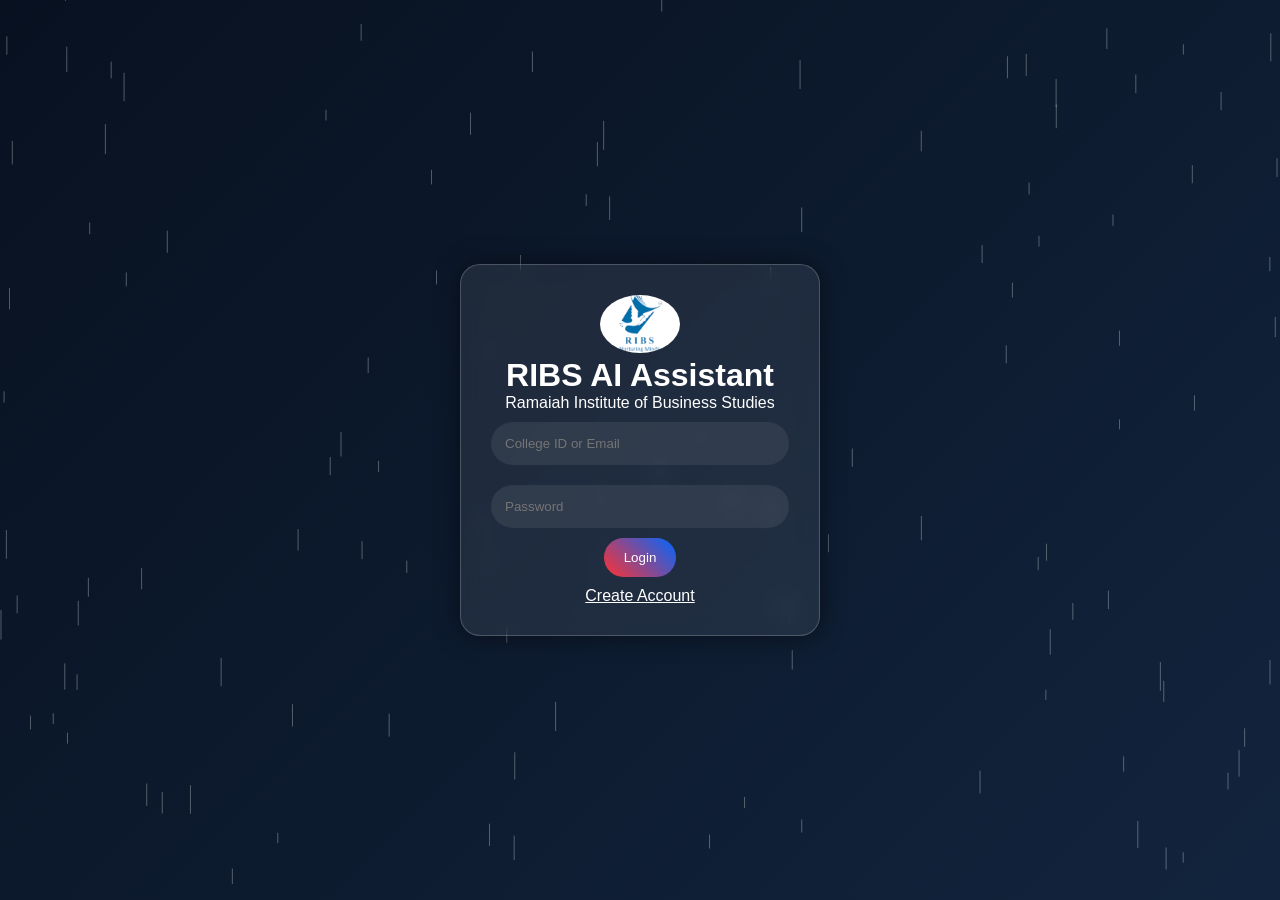
<file: login.html>
<!DOCTYPE html>
<html>

<head>
    <meta charset='UTF-8'>
    <meta name='viewport' content='width=device-width, initial-scale=1.0'>
    <title>RIBS Login</title>
    <link rel='stylesheet' href='style.css'>
</head>

<body class='login-body'><canvas id='rain'></canvas>
    <div class='auth-box'>
         <img src='img.png' alt='RIBS Logo' width='80px' style='border-radius:50%;'>
        <h1>RIBS AI Assistant</h1>
        <p>Ramaiah Institute of Business Studies</p><input id='loginUser' placeholder='College ID or Email'><input
            id='loginPass' type='password' placeholder='Password'><button onclick='login()'>Login</button><a
            href='signup.html'>Create Account</a>
    </div>
    <script src='auth.js'></script>
    <script src='rain.js'></script>
</body>

</html>
</file>
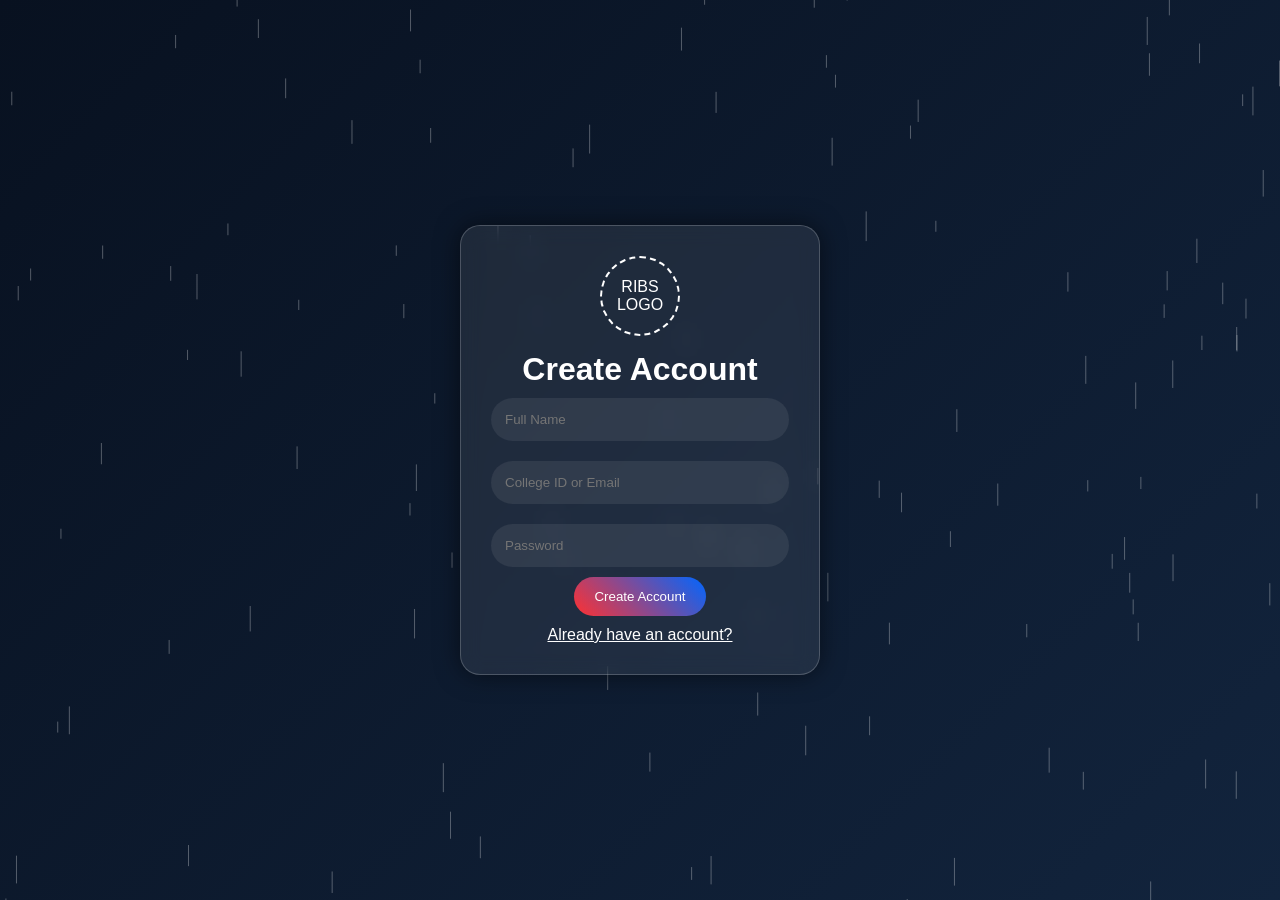
<file: signup.html>
<!DOCTYPE html>
<html>

<head>
    <meta charset='UTF-8'>
    <meta name='viewport' content='width=device-width, initial-scale=1.0'>
    <title>Create Account</title>
    <link rel='stylesheet' href='style.css'>
</head>

<body class='login-body'><canvas id='rain'></canvas>
    <div class='auth-box'>
        <div class='logo-placeholder'>RIBS LOGO</div>
        <h1>Create Account</h1><input id='signupName' placeholder='Full Name'><input id='signupUser'
            placeholder='College ID or Email'><input id='signupPass' type='password' placeholder='Password'><button
            onclick='signup()'>Create Account</button><a href='login.html'>Already have an account?</a>
    </div>
    <script src='auth.js'></script>
    <script src='rain.js'></script>
</body>

</html>
</file>
<file: style.css>
* {
    margin: 0;
    padding: 0;
    box-sizing: border-box;
    font-family: Arial, sans-serif
}

body {
    background: linear-gradient(135deg, #081120, #12243d);
    color: #fff;
    height: 100vh;
    overflow: hidden
}

.login-body {
    display: flex;
    justify-content: center;
    align-items: center
}

.auth-box {
    position: relative;
    z-index: 1;
    width: 360px;
    padding: 30px;
    background: rgba(255, 255, 255, .08);
    backdrop-filter: blur(10px);
    border: 1px solid rgba(255, 255, 255, .2);
    border-radius: 20px;
    text-align: center;
    box-shadow: 0 0 25px rgba(0, 0, 0, .5)
}

.logo-placeholder {
    height: 80px;
    width: 80px;
    border: 2px dashed #fff;
    border-radius: 50%;
    display: flex;
    align-items: center;
    justify-content: center;
    margin: 0 auto 15px
}

.auth-box input,
.prompt-area input {
    width: 100%;
    padding: 14px;
    margin: 10px 0;
    border: none;
    border-radius: 30px;
    background: #ffffff12;
    color: #fff
}

.auth-box button,
.prompt-area button,
.voice-btn {
    padding: 12px 20px;
    border: none;
    border-radius: 30px;
    background: linear-gradient(45deg, #ff3131, #0066ff);
    color: #fff;
    cursor: pointer
}

.auth-box a {
    display: block;
    color: #fff;
    margin-top: 10px
}

.chat-container {
    height: 78vh;
    padding: 20px;
    overflow: auto;
    display: flex;
    flex-direction: column;
    gap: 20px;
    background: rgba(0, 0, 0, .2)
}

.user-chat-box,
.ai-chat-box {
    max-width: 75%
}

.user-chat-box {
    align-self: flex-end
}

.user-chat-area,
.ai-chat-area {
    padding: 15px;
    border-radius: 20px;
    backdrop-filter: blur(10px)
}

.user-chat-area {
    background: #0066ff
}

.ai-chat-area {
    background: #202b3f
}

.prompt-area {
    position: absolute;
    bottom: 0;
    width: 100%;
    display: flex;
    gap: 10px;
    padding: 15px;
    background: #081120
}

.topbar {
    padding: 15px;
    background: #0c1728;
    display: flex;
    justify-content: space-between;
    align-items: center
}

.voice-btn {
    width: 60px
}

canvas {
    position: fixed;
    inset: 0
}

.typing {
    animation: blink 1s infinite
}

@keyframes blink {
    50% {
        opacity: .4
    }
}

::-webkit-scrollbar {
    width: 5px
}

::-webkit-scrollbar-thumb {
    background: #0066ff
}
</file>
